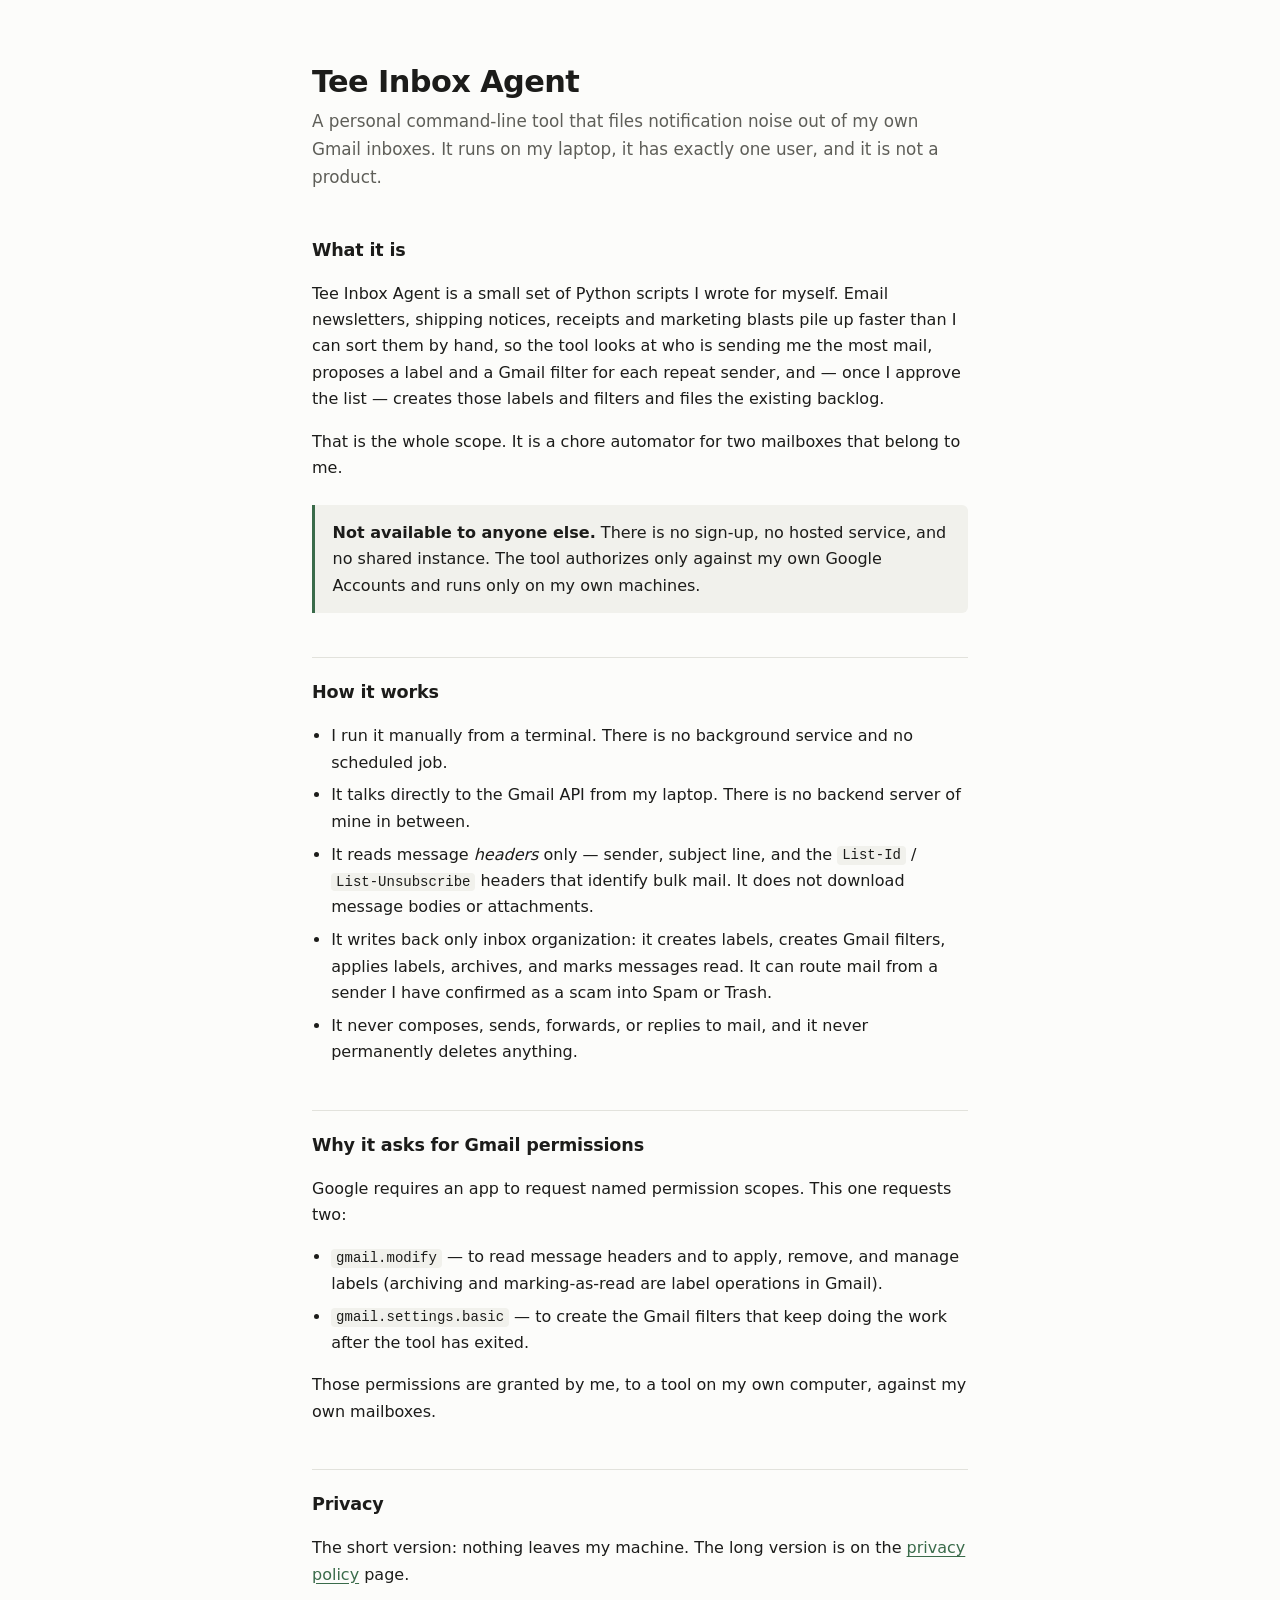
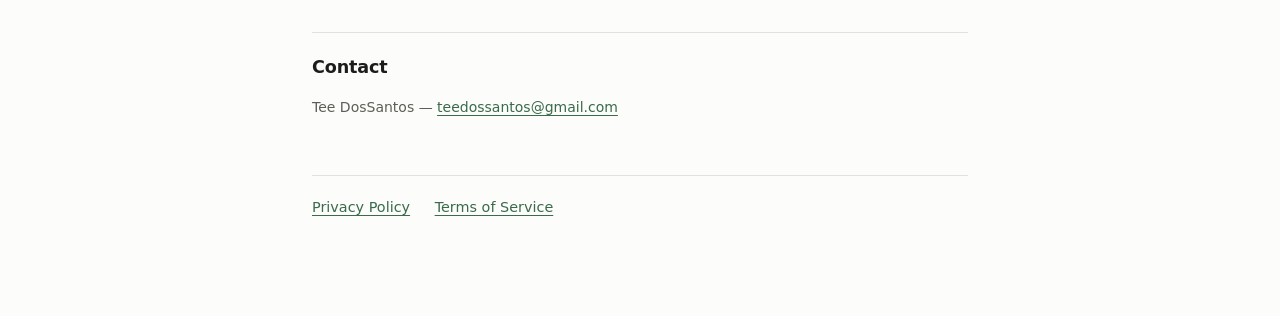
<file: index.html>
<!DOCTYPE html>
<html lang="en">
<head>
<meta charset="utf-8">
<meta name="viewport" content="width=device-width, initial-scale=1">
<title>Tee Inbox Agent</title>
<meta name="description" content="A personal, single-user command-line tool that organizes Tee DosSantos' own Gmail inboxes. Runs locally; no server, no third parties.">
<link rel="stylesheet" href="style.css">
</head>
<body>
<main>

<h1>Tee Inbox Agent</h1>
<p class="lede">A personal command-line tool that files notification noise out of my own Gmail inboxes. It runs on my laptop, it has exactly one user, and it is not a product.</p>

<h2>What it is</h2>
<p>Tee Inbox Agent is a small set of Python scripts I wrote for myself. Email newsletters, shipping notices, receipts and marketing blasts pile up faster than I can sort them by hand, so the tool looks at who is sending me the most mail, proposes a label and a Gmail filter for each repeat sender, and — once I approve the list — creates those labels and filters and files the existing backlog.</p>
<p>That is the whole scope. It is a chore automator for two mailboxes that belong to me.</p>

<div class="callout">
<p><strong>Not available to anyone else.</strong> There is no sign-up, no hosted service, and no shared instance. The tool authorizes only against my own Google Accounts and runs only on my own machines.</p>
</div>

<h2>How it works</h2>
<ul>
  <li>I run it manually from a terminal. There is no background service and no scheduled job.</li>
  <li>It talks directly to the Gmail API from my laptop. There is no backend server of mine in between.</li>
  <li>It reads message <em>headers</em> only — sender, subject line, and the <code>List-Id</code> / <code>List-Unsubscribe</code> headers that identify bulk mail. It does not download message bodies or attachments.</li>
  <li>It writes back only inbox organization: it creates labels, creates Gmail filters, applies labels, archives, and marks messages read. It can route mail from a sender I have confirmed as a scam into Spam or Trash.</li>
  <li>It never composes, sends, forwards, or replies to mail, and it never permanently deletes anything.</li>
</ul>

<h2>Why it asks for Gmail permissions</h2>
<p>Google requires an app to request named permission scopes. This one requests two:</p>
<ul>
  <li><code>gmail.modify</code> — to read message headers and to apply, remove, and manage labels (archiving and marking-as-read are label operations in Gmail).</li>
  <li><code>gmail.settings.basic</code> — to create the Gmail filters that keep doing the work after the tool has exited.</li>
</ul>
<p>Those permissions are granted by me, to a tool on my own computer, against my own mailboxes.</p>

<h2>Privacy</h2>
<p>The short version: nothing leaves my machine. The long version is on the <a href="privacy.html">privacy policy</a> page.</p>

<h2>Contact</h2>
<p class="meta">Tee DosSantos — <a href="mailto:teedossantos@gmail.com">teedossantos@gmail.com</a></p>

<nav>
  <a href="privacy.html">Privacy Policy</a>
  <a href="terms.html">Terms of Service</a>
</nav>

</main>
</body>
</html>
</file>
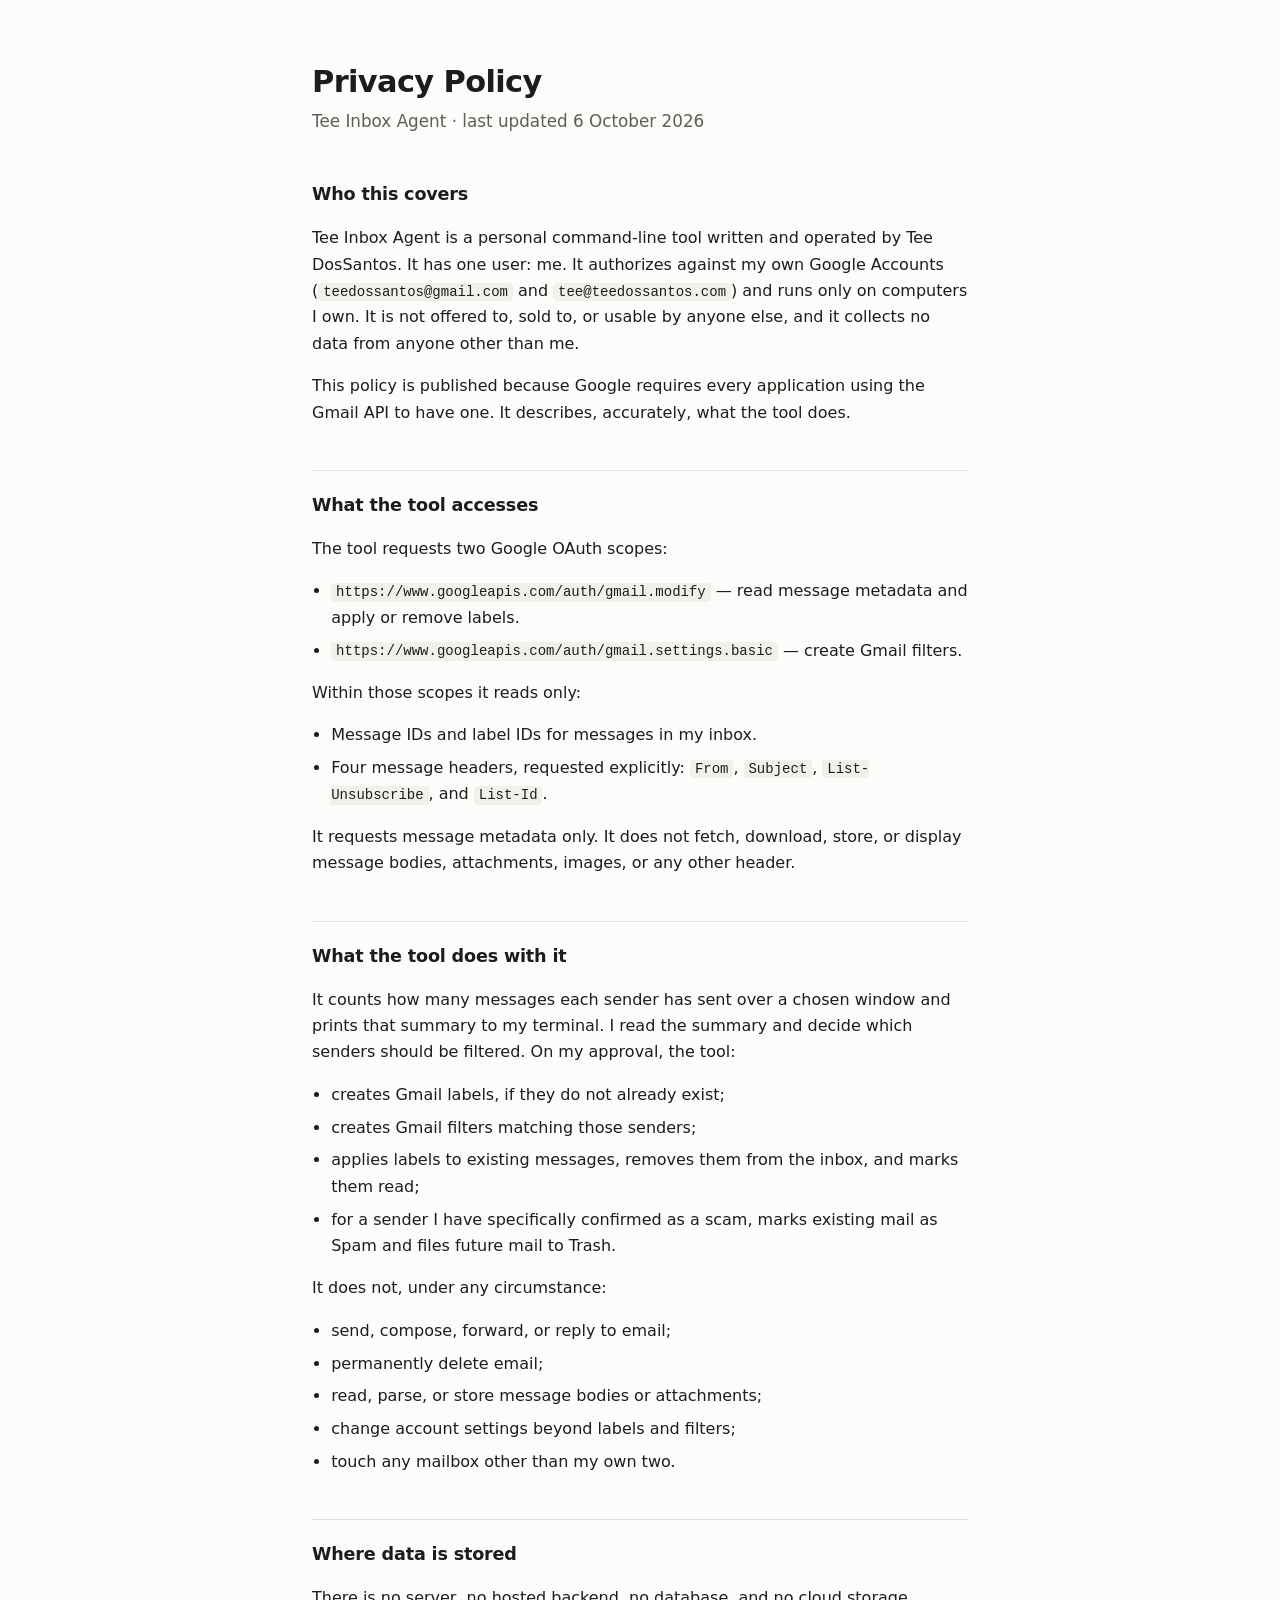
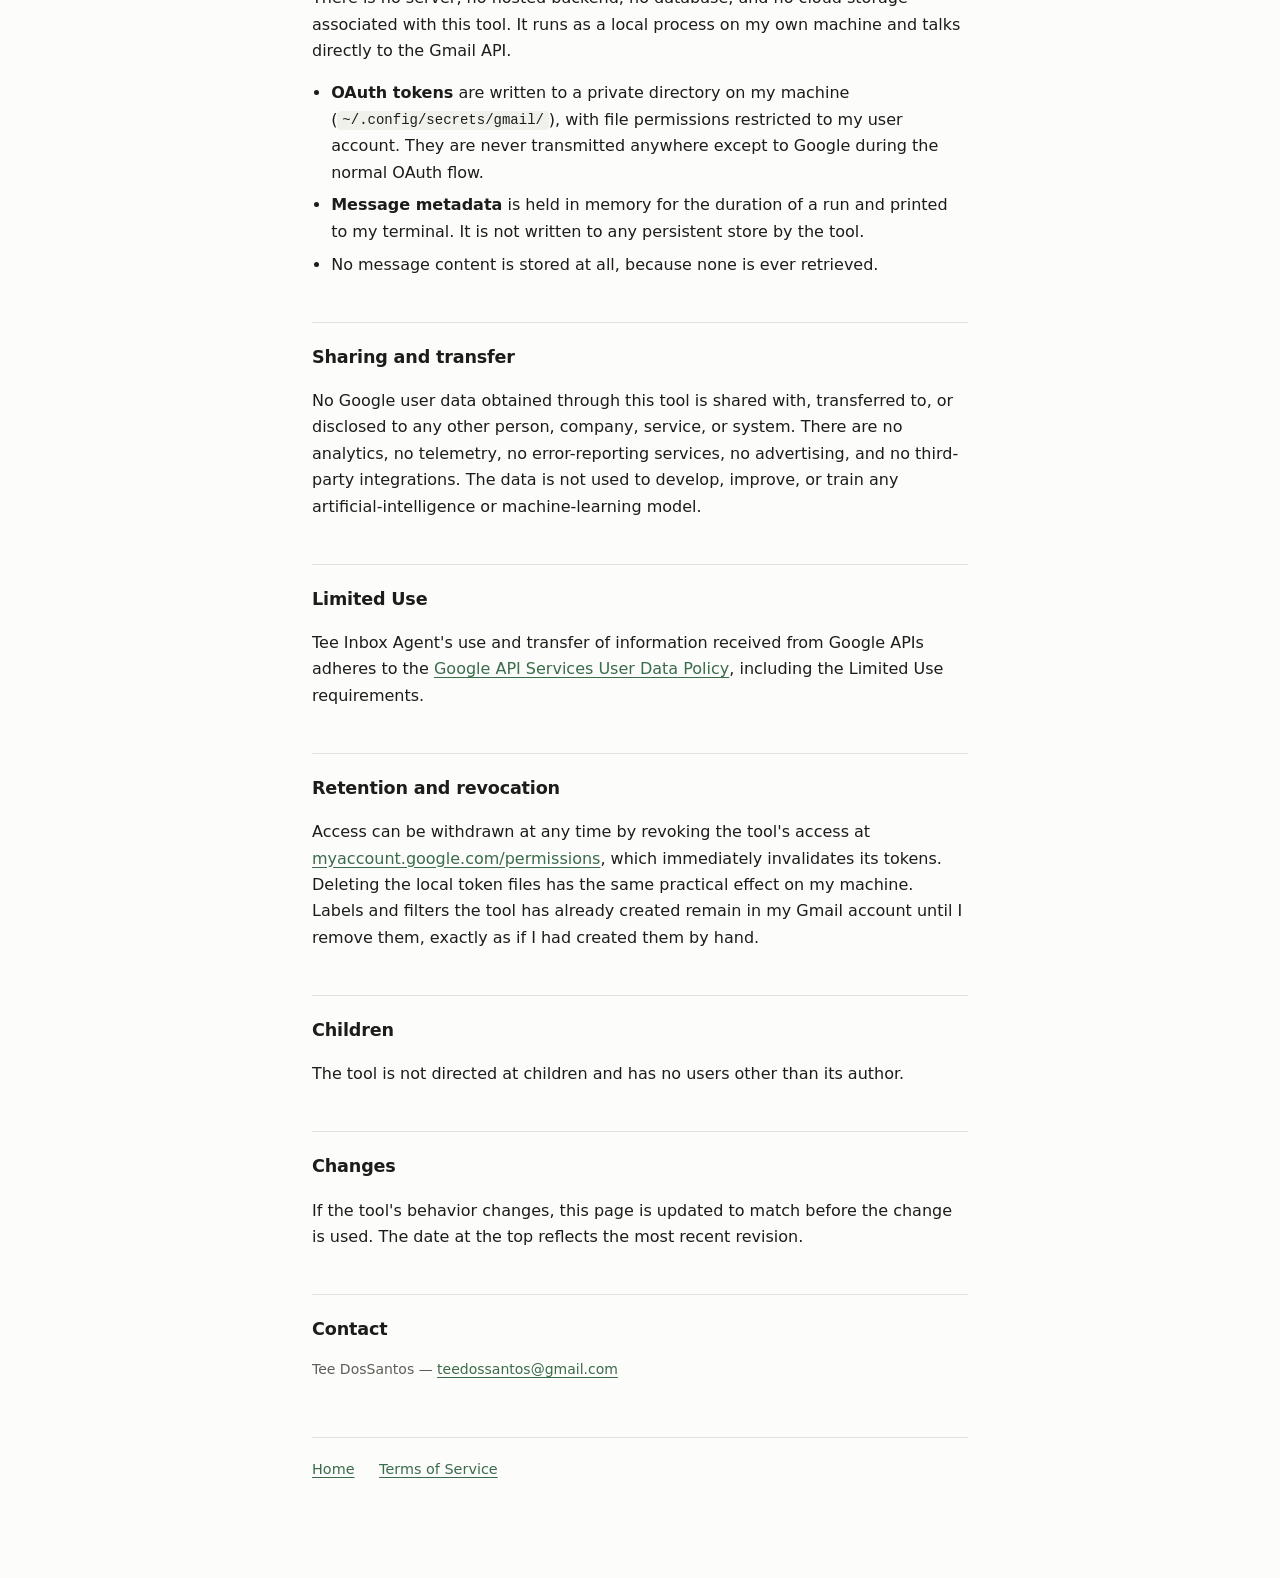
<file: privacy.html>
<!DOCTYPE html>
<html lang="en">
<head>
<meta charset="utf-8">
<meta name="viewport" content="width=device-width, initial-scale=1">
<title>Privacy Policy — Tee Inbox Agent</title>
<meta name="description" content="Privacy policy for Tee Inbox Agent, a personal single-user Gmail organizing tool that runs locally and shares no data with anyone.">
<link rel="stylesheet" href="style.css">
</head>
<body>
<main>

<h1>Privacy Policy</h1>
<p class="lede">Tee Inbox Agent &middot; last updated 6 October 2026</p>

<h2>Who this covers</h2>
<p>Tee Inbox Agent is a personal command-line tool written and operated by Tee DosSantos. It has one user: me. It authorizes against my own Google Accounts (<code>teedossantos@gmail.com</code> and <code>tee@teedossantos.com</code>) and runs only on computers I own. It is not offered to, sold to, or usable by anyone else, and it collects no data from anyone other than me.</p>
<p>This policy is published because Google requires every application using the Gmail API to have one. It describes, accurately, what the tool does.</p>

<h2>What the tool accesses</h2>
<p>The tool requests two Google OAuth scopes:</p>
<ul>
  <li><code>https://www.googleapis.com/auth/gmail.modify</code> — read message metadata and apply or remove labels.</li>
  <li><code>https://www.googleapis.com/auth/gmail.settings.basic</code> — create Gmail filters.</li>
</ul>

<p>Within those scopes it reads only:</p>
<ul>
  <li>Message IDs and label IDs for messages in my inbox.</li>
  <li>Four message headers, requested explicitly: <code>From</code>, <code>Subject</code>, <code>List-Unsubscribe</code>, and <code>List-Id</code>.</li>
</ul>
<p>It requests message metadata only. It does not fetch, download, store, or display message bodies, attachments, images, or any other header.</p>

<h2>What the tool does with it</h2>
<p>It counts how many messages each sender has sent over a chosen window and prints that summary to my terminal. I read the summary and decide which senders should be filtered. On my approval, the tool:</p>
<ul>
  <li>creates Gmail labels, if they do not already exist;</li>
  <li>creates Gmail filters matching those senders;</li>
  <li>applies labels to existing messages, removes them from the inbox, and marks them read;</li>
  <li>for a sender I have specifically confirmed as a scam, marks existing mail as Spam and files future mail to Trash.</li>
</ul>

<p>It does not, under any circumstance:</p>
<ul>
  <li>send, compose, forward, or reply to email;</li>
  <li>permanently delete email;</li>
  <li>read, parse, or store message bodies or attachments;</li>
  <li>change account settings beyond labels and filters;</li>
  <li>touch any mailbox other than my own two.</li>
</ul>

<h2>Where data is stored</h2>
<p>There is no server, no hosted backend, no database, and no cloud storage associated with this tool. It runs as a local process on my own machine and talks directly to the Gmail API.</p>
<ul>
  <li><strong>OAuth tokens</strong> are written to a private directory on my machine (<code>~/.config/secrets/gmail/</code>), with file permissions restricted to my user account. They are never transmitted anywhere except to Google during the normal OAuth flow.</li>
  <li><strong>Message metadata</strong> is held in memory for the duration of a run and printed to my terminal. It is not written to any persistent store by the tool.</li>
  <li>No message content is stored at all, because none is ever retrieved.</li>
</ul>

<h2>Sharing and transfer</h2>
<p>No Google user data obtained through this tool is shared with, transferred to, or disclosed to any other person, company, service, or system. There are no analytics, no telemetry, no error-reporting services, no advertising, and no third-party integrations. The data is not used to develop, improve, or train any artificial-intelligence or machine-learning model.</p>

<h2>Limited Use</h2>
<p>Tee Inbox Agent's use and transfer of information received from Google APIs adheres to the <a href="https://developers.google.com/terms/api-services-user-data-policy" rel="noopener">Google API Services User Data Policy</a>, including the Limited Use requirements.</p>

<h2>Retention and revocation</h2>
<p>Access can be withdrawn at any time by revoking the tool's access at <a href="https://myaccount.google.com/permissions" rel="noopener">myaccount.google.com/permissions</a>, which immediately invalidates its tokens. Deleting the local token files has the same practical effect on my machine. Labels and filters the tool has already created remain in my Gmail account until I remove them, exactly as if I had created them by hand.</p>

<h2>Children</h2>
<p>The tool is not directed at children and has no users other than its author.</p>

<h2>Changes</h2>
<p>If the tool's behavior changes, this page is updated to match before the change is used. The date at the top reflects the most recent revision.</p>

<h2>Contact</h2>
<p class="meta">Tee DosSantos — <a href="mailto:teedossantos@gmail.com">teedossantos@gmail.com</a></p>

<nav>
  <a href="index.html">Home</a>
  <a href="terms.html">Terms of Service</a>
</nav>

</main>
</body>
</html>
</file>
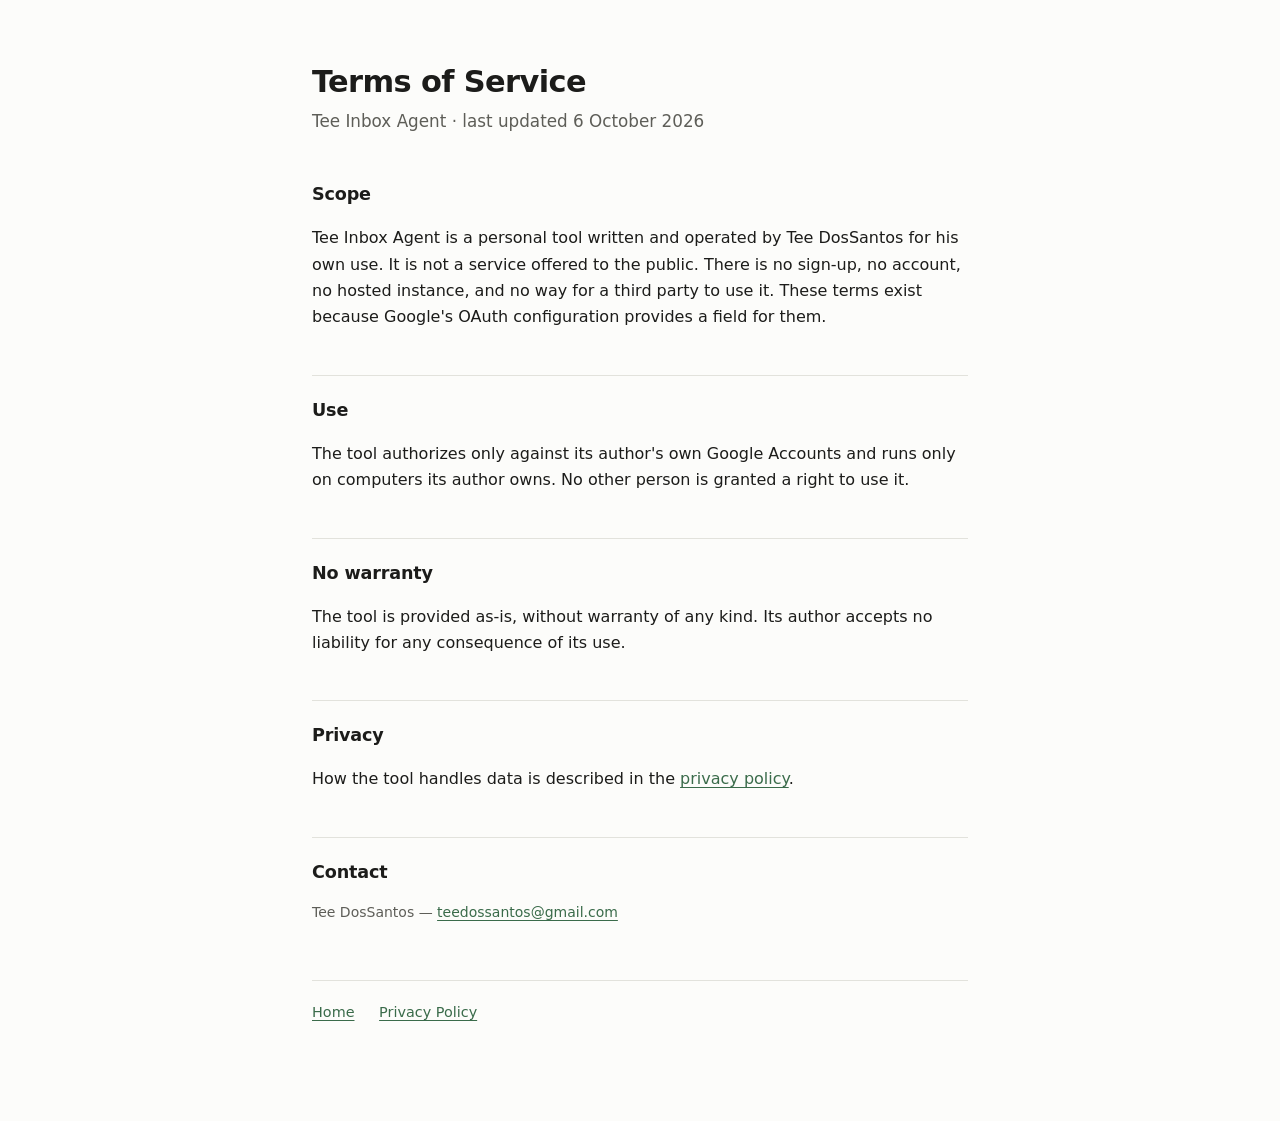
<file: terms.html>
<!DOCTYPE html>
<html lang="en">
<head>
<meta charset="utf-8">
<meta name="viewport" content="width=device-width, initial-scale=1">
<title>Terms of Service — Tee Inbox Agent</title>
<meta name="description" content="Terms of service for Tee Inbox Agent, a personal single-user Gmail organizing tool.">
<link rel="stylesheet" href="style.css">
</head>
<body>
<main>

<h1>Terms of Service</h1>
<p class="lede">Tee Inbox Agent &middot; last updated 6 October 2026</p>

<h2>Scope</h2>
<p>Tee Inbox Agent is a personal tool written and operated by Tee DosSantos for his own use. It is not a service offered to the public. There is no sign-up, no account, no hosted instance, and no way for a third party to use it. These terms exist because Google's OAuth configuration provides a field for them.</p>

<h2>Use</h2>
<p>The tool authorizes only against its author's own Google Accounts and runs only on computers its author owns. No other person is granted a right to use it.</p>

<h2>No warranty</h2>
<p>The tool is provided as-is, without warranty of any kind. Its author accepts no liability for any consequence of its use.</p>

<h2>Privacy</h2>
<p>How the tool handles data is described in the <a href="privacy.html">privacy policy</a>.</p>

<h2>Contact</h2>
<p class="meta">Tee DosSantos — <a href="mailto:teedossantos@gmail.com">teedossantos@gmail.com</a></p>

<nav>
  <a href="index.html">Home</a>
  <a href="privacy.html">Privacy Policy</a>
</nav>

</main>
</body>
</html>
</file>
<file: style.css>
:root {
  --bg: #fcfcfa;
  --fg: #1c1c1a;
  --muted: #5e5e58;
  --rule: #e2e2dc;
  --accent: #3a6b4a;
  --code-bg: #f1f1ec;
}
@media (prefers-color-scheme: dark) {
  :root {
    --bg: #16161a;
    --fg: #e6e6e1;
    --muted: #9a9a93;
    --rule: #2d2d33;
    --accent: #8fc3a0;
    --code-bg: #212128;
  }
}
* { box-sizing: border-box; }
body {
  margin: 0;
  background: var(--bg);
  color: var(--fg);
  font: 16px/1.65 -apple-system, BlinkMacSystemFont, "Segoe UI", system-ui, sans-serif;
  -webkit-font-smoothing: antialiased;
}
main {
  max-width: 44rem;
  margin: 0 auto;
  padding: 4rem 1.5rem 6rem;
}
h1 {
  font-size: 1.9rem;
  line-height: 1.2;
  letter-spacing: -0.02em;
  margin: 0 0 0.5rem;
}
h2 {
  font-size: 1.1rem;
  letter-spacing: -0.01em;
  margin: 2.75rem 0 0.75rem;
  padding-top: 1.25rem;
  border-top: 1px solid var(--rule);
}
h2:first-of-type { border-top: none; padding-top: 0; }
p, li { color: var(--fg); }
.lede { color: var(--muted); font-size: 1.05rem; margin: 0 0 2.5rem; }
.meta { color: var(--muted); font-size: 0.875rem; }
ul { padding-left: 1.2rem; }
li { margin: 0.4rem 0; }
code {
  background: var(--code-bg);
  border-radius: 4px;
  padding: 0.1em 0.35em;
  font-size: 0.875em;
  font-family: ui-monospace, SFMono-Regular, Menlo, monospace;
  word-break: break-word;
}
a { color: var(--accent); text-underline-offset: 3px; }
a:hover { text-decoration-thickness: 2px; }
nav {
  margin-top: 3.5rem;
  padding-top: 1.25rem;
  border-top: 1px solid var(--rule);
  font-size: 0.9rem;
}
nav a { margin-right: 1.25rem; }
.callout {
  background: var(--code-bg);
  border-left: 3px solid var(--accent);
  padding: 0.9rem 1.1rem;
  margin: 1.5rem 0;
  border-radius: 0 6px 6px 0;
}
.callout p { margin: 0; }
</file>
